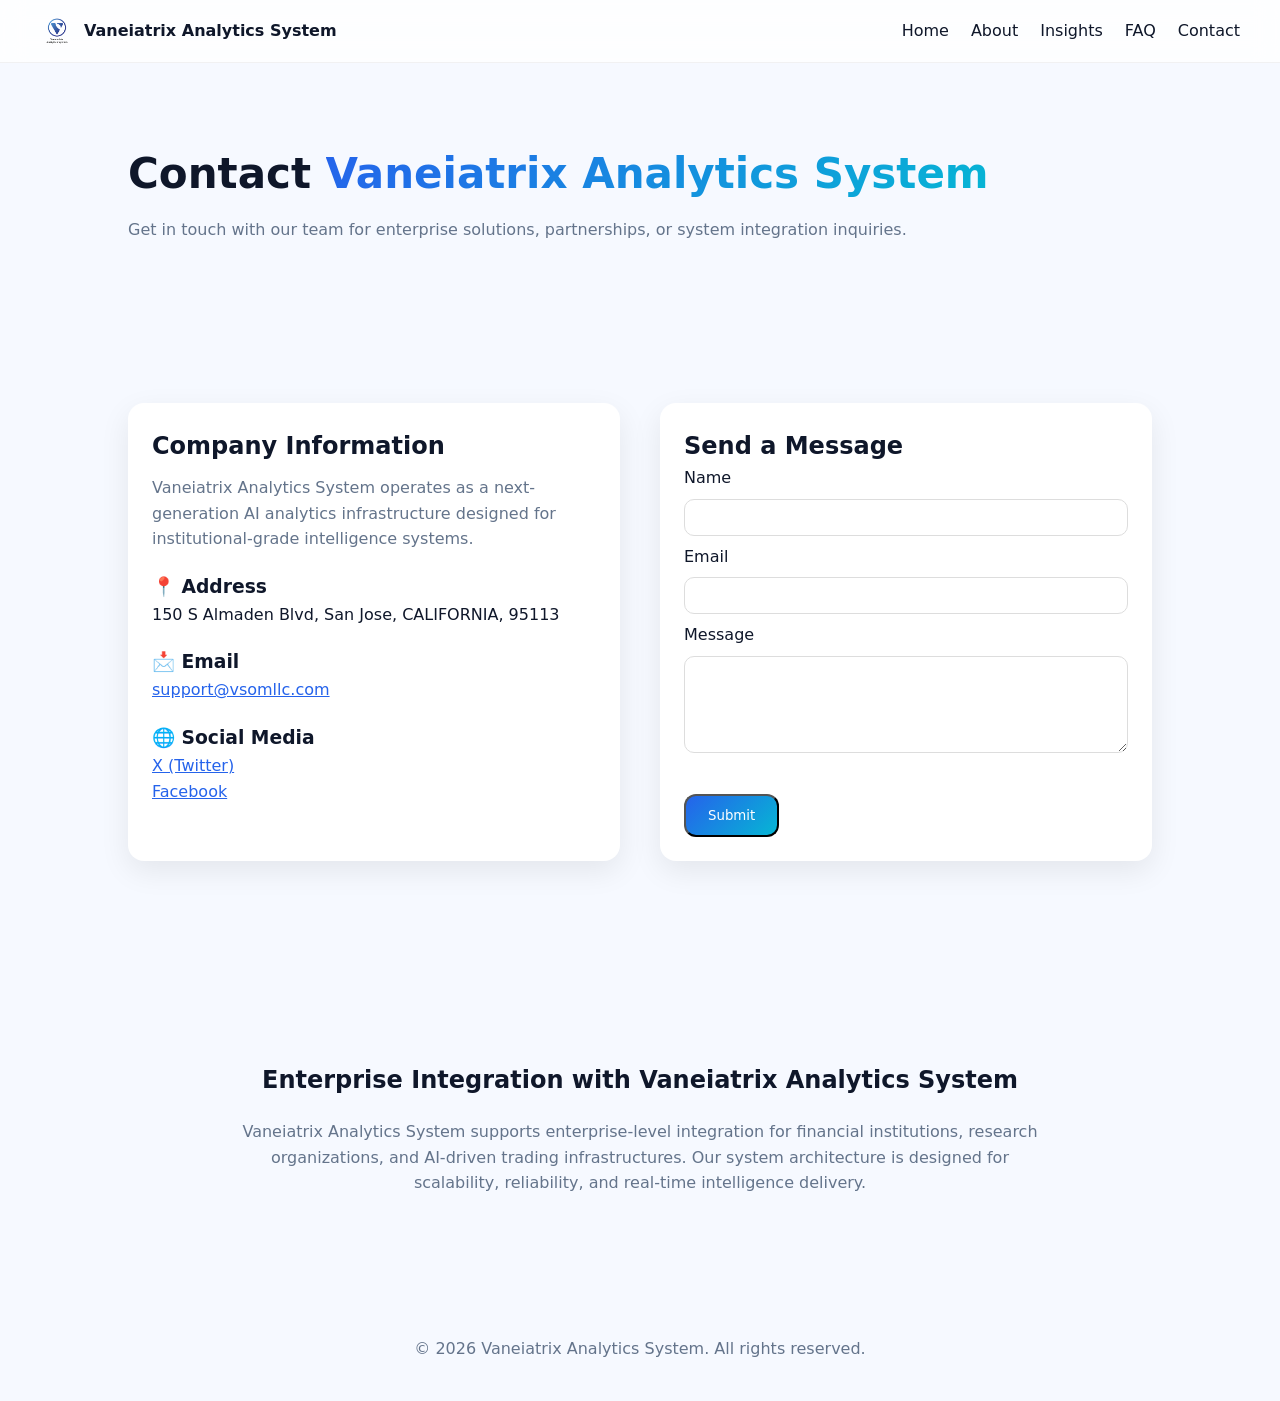
<file: contact.html>
<!DOCTYPE html>
<html lang="en">
<head>
  <meta charset="UTF-8">
  <title>Contact | Vaneiatrix Analytics System</title>
  <meta name="viewport" content="width=device-width, initial-scale=1.0">
  <link rel="stylesheet" href="css/style.css">
  <script defer src="js/main.js"></script>
</head>

<body>

<!-- ================= NAVBAR ================= -->
<nav class="navbar">
  <div class="logo">
    <img src="images/logomark.png" alt="Vaneiatrix Analytics System Logo">
    <span>Vaneiatrix Analytics System</span>
  </div>

  <ul>
    <li><a href="index.html">Home</a></li>
    <li><a href="about.html">About</a></li>
    <li><a href="insights.html">Insights</a></li>
    <li><a href="faq.html">FAQ</a></li>
    <li><a href="contact.html">Contact</a></li>
  </ul>
</nav>

<!-- ================= HEADER ================= -->
<section style="padding:140px 10% 40px;">
  <h1 style="font-size:42px;">
    Contact <span style="background:linear-gradient(135deg,#2563eb,#06b6d4);
    -webkit-background-clip:text;-webkit-text-fill-color:transparent;">
    Vaneiatrix Analytics System</span>
  </h1>

  <p style="color:#64748b;margin-top:10px;">
    Get in touch with our team for enterprise solutions, partnerships, or system integration inquiries.
  </p>
</section>

<!-- ================= CONTACT SECTION ================= -->
<section class="contact">

  <!-- LEFT INFO -->
  <div class="contact-box">

    <h2>Company Information</h2>

    <p style="margin-top:10px; color:#64748b;">
      Vaneiatrix Analytics System operates as a next-generation AI analytics infrastructure designed for institutional-grade intelligence systems.
    </p>

    <h3 style="margin-top:20px;">📍 Address</h3>
    <p>150 S Almaden Blvd, San Jose, CALIFORNIA, 95113</p>

    <h3 style="margin-top:20px;">📩 Email</h3>
    <p>
      <a href="mailto:support@vsomllc.com">support@vsomllc.com</a>
    </p>

    <h3 style="margin-top:20px;">🌐 Social Media</h3>
    <p>
      <a href="https://x.com/VaneMatrixNEWS" target="_blank">X (Twitter)</a><br>
      <a href="https://www.facebook.com/profile.php?id=61590286723807" target="_blank">Facebook</a>
    </p>

  </div>

  <!-- RIGHT FORM -->
  <div class="contact-box">

    <h2>Send a Message</h2>

    <form>

      <label>Name</label><br>
      <input type="text" style="width:100%;padding:10px;margin:8px 0;border-radius:10px;border:1px solid #ddd;">

      <label>Email</label><br>
      <input type="email" style="width:100%;padding:10px;margin:8px 0;border-radius:10px;border:1px solid #ddd;">

      <label>Message</label><br>
      <textarea rows="5" style="width:100%;padding:10px;margin:8px 0;border-radius:10px;border:1px solid #ddd;"></textarea>

      <button class="btn" type="button">Submit</button>

    </form>

  </div>

</section>

<!-- ================= GLOBAL INFO BLOCK ================= -->
<section style="padding:80px 10%; text-align:center;">

  <h2>Enterprise Integration with Vaneiatrix Analytics System</h2>

  <p style="color:#64748b; max-width:800px; margin:20px auto;">
    Vaneiatrix Analytics System supports enterprise-level integration for financial institutions, research organizations, and AI-driven trading infrastructures.
    Our system architecture is designed for scalability, reliability, and real-time intelligence delivery.
  </p>

</section>

<!-- ================= FOOTER ================= -->
<footer style="padding:40px 10%; text-align:center; color:#64748b;">
  © 2026 Vaneiatrix Analytics System. All rights reserved.
</footer>

</body>
</html>
</file>
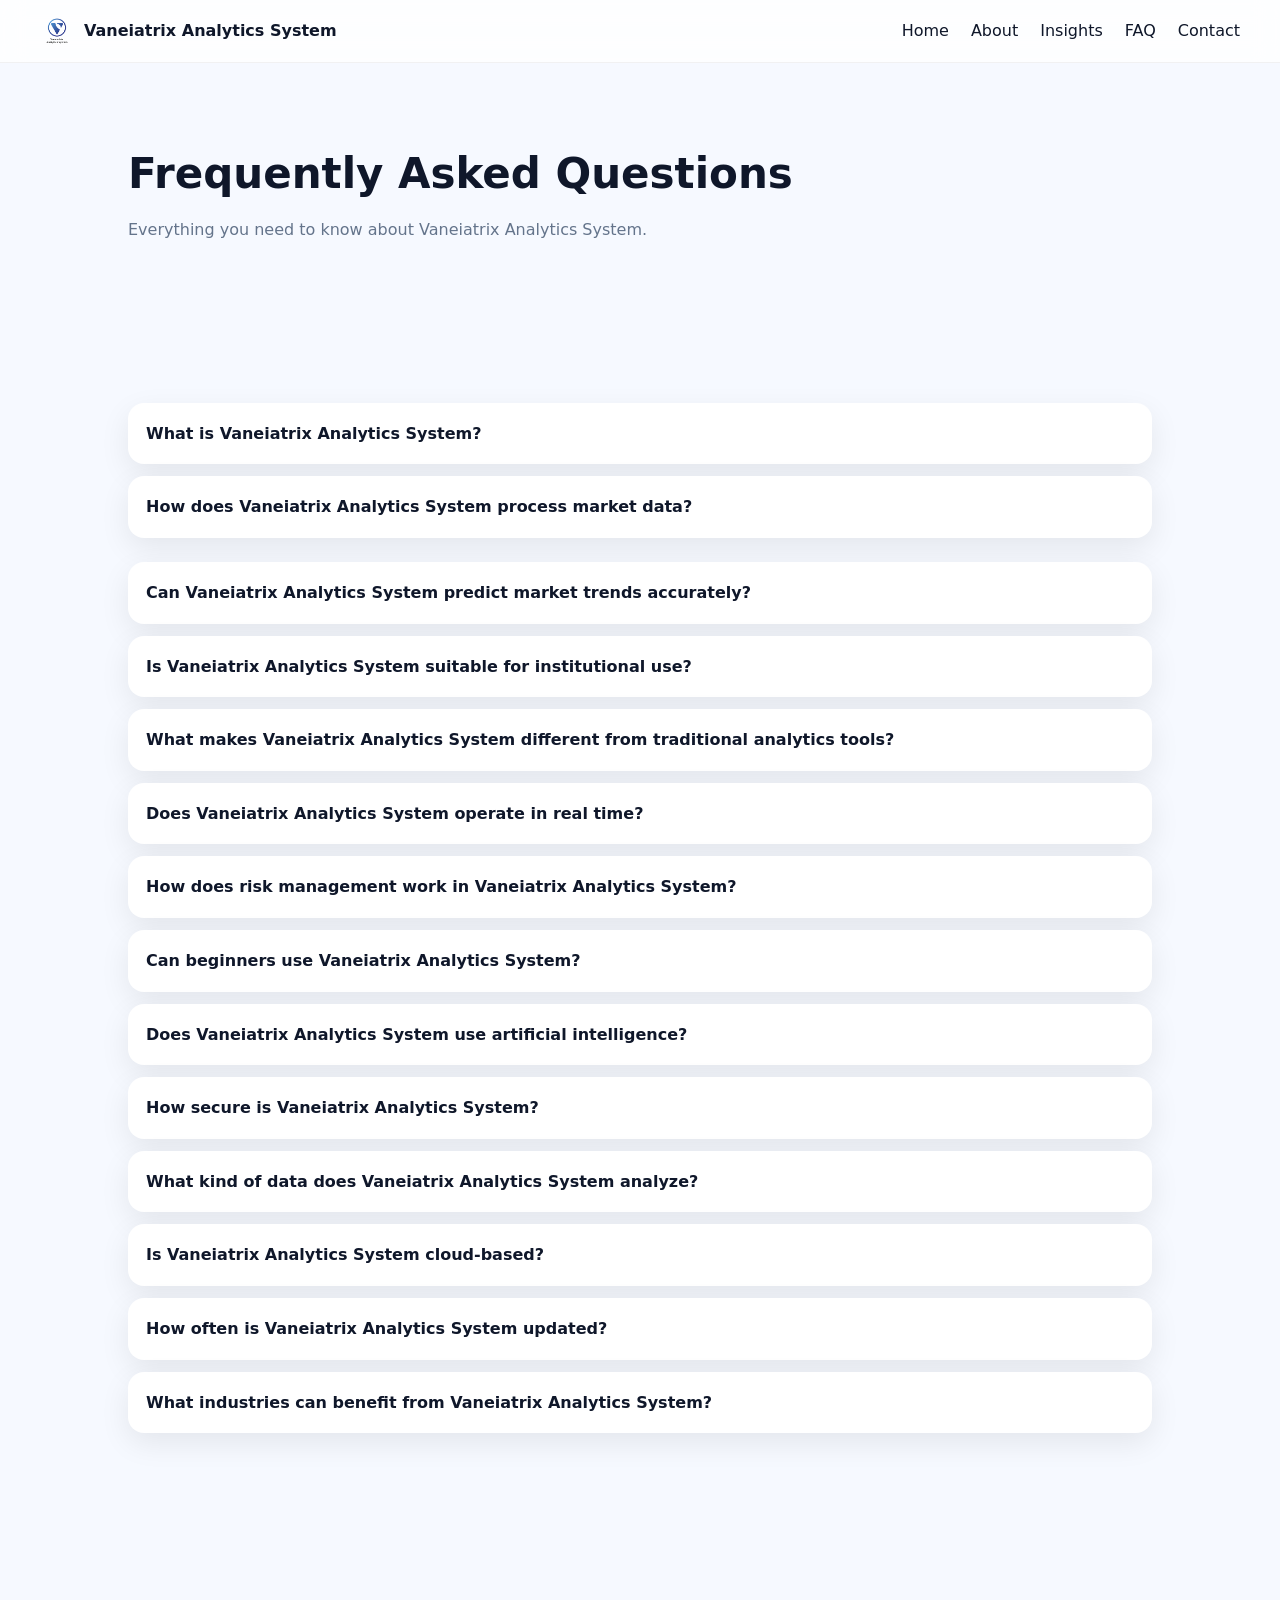
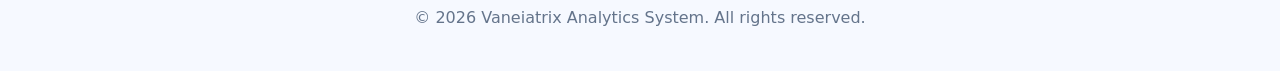
<file: faq.html>
<!DOCTYPE html>
<html lang="en">
<head>
  <meta charset="UTF-8">
  <title>FAQ | Vaneiatrix Analytics System</title>
  <meta name="viewport" content="width=device-width, initial-scale=1.0">
  <link rel="stylesheet" href="css/style.css">
  <script defer src="js/main.js"></script>
</head>

<body>

<!-- ================= NAVBAR ================= -->
<nav class="navbar">
  <div class="logo">
    <img src="images/logomark.png" alt="Vaneiatrix Analytics System Logo">
    <span>Vaneiatrix Analytics System</span>
  </div>

  <ul>
    <li><a href="index.html">Home</a></li>
    <li><a href="about.html">About</a></li>
    <li><a href="insights.html">Insights</a></li>
    <li><a href="faq.html">FAQ</a></li>
    <li><a href="contact.html">Contact</a></li>
  </ul>
</nav>

<!-- ================= HEADER ================= -->
<section style="padding:140px 10% 40px;">
  <h1 style="font-size:42px;">
    Frequently Asked Questions
  </h1>
  <p style="color:#64748b;margin-top:10px;">
    Everything you need to know about Vaneiatrix Analytics System.
  </p>
</section>

<!-- ================= FAQ ================= -->
<section class="faq-container">

  <!-- 1 -->
  <div class="faq-item">
    <div class="faq-question">What is Vaneiatrix Analytics System?</div>
    <div class="faq-answer">
      Vaneiatrix Analytics System is an advanced AI-driven analytics platform designed to process financial data and generate predictive insights using machine learning and real-time computation layers.
    </div>
  </div>

  <!-- 2 -->
  <div class="faq-item">
    <div class="faq-question">How does Vaneiatrix Analytics System process market data?</div>
    <div class="faq-answer">
      Vaneiatrix Analytics System processes market data through multi-layer neural networks that analyze price action, liquidity flow, and volatility patterns simultaneously.
    </div>
  </div>

  <!-- 3 -->
  <div class="faq-item">
    <div class="faq-answer">
      Vaneiatrix Analytics System uses adaptive machine learning models that continuously retrain based on incoming market signals and feedback loops.
    </div>
  </div>

  <!-- FIX STRUCTURE MISSING QUESTION -->
  <div class="faq-item">
    <div class="faq-question">Can Vaneiatrix Analytics System predict market trends accurately?</div>
    <div class="faq-answer">
      Vaneiatrix Analytics System does not guarantee predictions but enhances probability-based forecasting through statistical modeling and neural inference systems.
    </div>
  </div>

  <!-- 5 -->
  <div class="faq-item">
    <div class="faq-question">Is Vaneiatrix Analytics System suitable for institutional use?</div>
    <div class="faq-answer">
      Yes, Vaneiatrix Analytics System is designed for institutional environments requiring high-speed execution, scalability, and data accuracy.
    </div>
  </div>

  <!-- 6 -->
  <div class="faq-item">
    <div class="faq-question">What makes Vaneiatrix Analytics System different from traditional analytics tools?</div>
    <div class="faq-answer">
      Unlike traditional tools, Vaneiatrix Analytics System uses AI-driven adaptive intelligence rather than static indicators or rule-based logic.
    </div>
  </div>

  <!-- 7 -->
  <div class="faq-item">
    <div class="faq-question">Does Vaneiatrix Analytics System operate in real time?</div>
    <div class="faq-answer">
      Yes, Vaneiatrix Analytics System operates in real time with sub-millisecond latency data processing pipelines.
    </div>
  </div>

  <!-- 8 -->
  <div class="faq-item">
    <div class="faq-question">How does risk management work in Vaneiatrix Analytics System?</div>
    <div class="faq-answer">
      Vaneiatrix Analytics System includes a built-in risk engine that evaluates exposure levels and dynamically adjusts strategies to reduce downside risk.
    </div>
  </div>

  <!-- 9 -->
  <div class="faq-item">
    <div class="faq-question">Can beginners use Vaneiatrix Analytics System?</div>
    <div class="faq-answer">
      Vaneiatrix Analytics System is designed for scalable user levels, making it accessible for beginners while still powerful enough for professionals.
    </div>
  </div>

  <!-- 10 -->
  <div class="faq-item">
    <div class="faq-question">Does Vaneiatrix Analytics System use artificial intelligence?</div>
    <div class="faq-answer">
      Yes, Vaneiatrix Analytics System is fully powered by AI models including neural networks, reinforcement learning, and predictive analytics engines.
    </div>
  </div>

  <!-- 11 -->
  <div class="faq-item">
    <div class="faq-question">How secure is Vaneiatrix Analytics System?</div>
    <div class="faq-answer">
      Vaneiatrix Analytics System uses encrypted data pipelines and distributed security layers to ensure system integrity and protection.
    </div>
  </div>

  <!-- 12 -->
  <div class="faq-item">
    <div class="faq-question">What kind of data does Vaneiatrix Analytics System analyze?</div>
    <div class="faq-answer">
      Vaneiatrix Analytics System analyzes financial market data including price history, volatility indexes, and liquidity behavior.
    </div>
  </div>

  <!-- 13 -->
  <div class="faq-item">
    <div class="faq-question">Is Vaneiatrix Analytics System cloud-based?</div>
    <div class="faq-answer">
      Yes, Vaneiatrix Analytics System operates on a distributed cloud infrastructure for scalability and real-time performance.
    </div>
  </div>

  <!-- 14 -->
  <div class="faq-item">
    <div class="faq-question">How often is Vaneiatrix Analytics System updated?</div>
    <div class="faq-answer">
      Vaneiatrix Analytics System is continuously updated through automated model retraining and system optimization cycles.
    </div>
  </div>

  <!-- 15 -->
  <div class="faq-item">
    <div class="faq-question">What industries can benefit from Vaneiatrix Analytics System?</div>
    <div class="faq-answer">
      Vaneiatrix Analytics System can be applied in finance, trading, risk analysis, and any data-intensive predictive modeling industry.
    </div>
  </div>

</section>

<!-- ================= FOOTER ================= -->
<footer style="padding:40px 10%; text-align:center; color:#64748b;">
  © 2026 Vaneiatrix Analytics System. All rights reserved.
</footer>

</body>
</html>
</file>
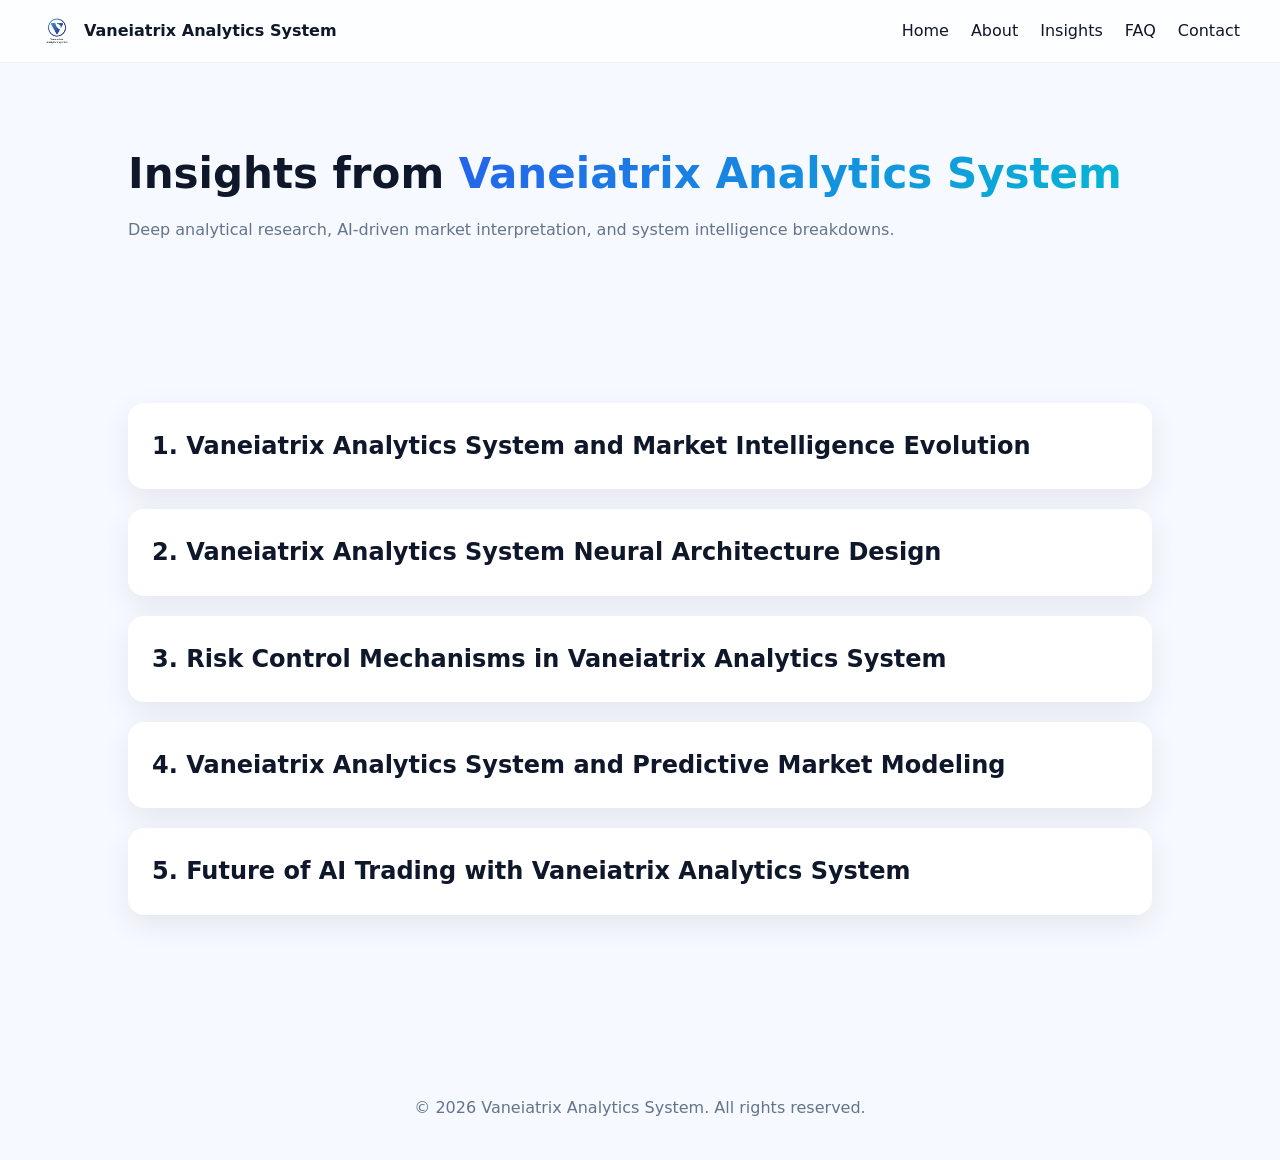
<file: insights.html>
<!DOCTYPE html>
<html lang="en">
<head>
  <meta charset="UTF-8">
  <title>Insights | Vaneiatrix Analytics System</title>
  <meta name="viewport" content="width=device-width, initial-scale=1.0">
  <link rel="stylesheet" href="css/style.css">
  <script defer src="js/main.js"></script>
</head>

<body>

<!-- ================= NAVBAR ================= -->
<nav class="navbar">
  <div class="logo">
    <img src="images/logomark.png" alt="Vaneiatrix Analytics System Logo">
    <span>Vaneiatrix Analytics System</span>
  </div>

  <ul>
    <li><a href="index.html">Home</a></li>
    <li><a href="about.html">About</a></li>
    <li><a href="insights.html">Insights</a></li>
    <li><a href="faq.html">FAQ</a></li>
    <li><a href="contact.html">Contact</a></li>
  </ul>
</nav>

<!-- ================= PAGE HEADER ================= -->
<section style="padding:140px 10% 40px;">
  <h1 style="font-size:42px;">
    Insights from <span style="background:linear-gradient(135deg,#2563eb,#06b6d4);
    -webkit-background-clip:text;-webkit-text-fill-color:transparent;">
    Vaneiatrix Analytics System</span>
  </h1>
  <p style="color:#64748b;margin-top:10px;">
    Deep analytical research, AI-driven market interpretation, and system intelligence breakdowns.
  </p>
</section>

<!-- ================= BLOG LIST ================= -->
<section class="blog-container">

  <!-- BLOG CARD 1 -->
  <div class="blog-card" onclick="toggleBlog(this)">
    <h2>1. Vaneiatrix Analytics System and Market Intelligence Evolution</h2>

    <div class="blog-content">
      <p>
        Vaneiatrix Analytics System represents a major shift in how modern financial intelligence is constructed.
        Unlike traditional analytical tools that rely on static indicators, this system dynamically interprets evolving market structures through adaptive machine learning frameworks.
        The foundation of Vaneiatrix Analytics System is built upon multi-dimensional signal processing, allowing it to analyze not only price movement but also behavioral liquidity flows.
      </p>

      <p>
        Over time, markets have become increasingly algorithm-driven. Vaneiatrix Analytics System responds to this evolution by integrating reinforcement learning loops that continuously adjust prediction parameters.
        This enables the system to refine its understanding of volatility clusters and macroeconomic influence zones.
      </p>

      <p>
        The core advantage of Vaneiatrix Analytics System lies in its ability to transform raw market data into structured intelligence layers, which can then be used for strategic decision-making across institutional environments.
      </p>
    </div>
  </div>

  <!-- BLOG 2 -->
  <div class="blog-card" onclick="toggleBlog(this)">
    <h2>2. Vaneiatrix Analytics System Neural Architecture Design</h2>
    <div class="blog-content">
      <p>
        The architecture of Vaneiatrix Analytics System is built on distributed neural computation modules designed for high-frequency financial environments.
        Each module processes segmented data streams that represent different layers of market behavior.
      </p>

      <p>
        These neural layers operate in parallel, allowing Vaneiatrix Analytics System to reduce latency while increasing predictive depth.
        This architecture enables real-time adaptation to sudden liquidity shifts and volatility spikes.
      </p>

      <p>
        Unlike conventional systems, Vaneiatrix Analytics System does not rely on single-model forecasting.
        Instead, it aggregates multiple AI inference engines to produce consensus-based predictive outputs.
      </p>
    </div>
  </div>

  <!-- BLOG 3 -->
  <div class="blog-card" onclick="toggleBlog(this)">
    <h2>3. Risk Control Mechanisms in Vaneiatrix Analytics System</h2>
    <div class="blog-content">
      <p>
        Risk management is a fundamental pillar of Vaneiatrix Analytics System.
        The system continuously evaluates exposure levels across multiple simulated portfolio structures.
      </p>

      <p>
        Through probabilistic modeling, Vaneiatrix Analytics System identifies potential downside scenarios before they materialize in live markets.
        This allows for preemptive risk adjustment strategies.
      </p>

      <p>
        The risk engine embedded within Vaneiatrix Analytics System ensures that capital preservation is prioritized alongside growth optimization.
      </p>
    </div>
  </div>

  <!-- BLOG 4 -->
  <div class="blog-card" onclick="toggleBlog(this)">
    <h2>4. Vaneiatrix Analytics System and Predictive Market Modeling</h2>
    <div class="blog-content">
      <p>
        Predictive modeling in Vaneiatrix Analytics System is achieved through layered time-series forecasting combined with deep learning inference.
      </p>

      <p>
        The system identifies recurring micro-patterns within historical datasets and aligns them with current market structures.
        This hybrid approach enhances prediction stability even under volatile conditions.
      </p>

      <p>
        Vaneiatrix Analytics System continuously recalibrates its predictive weights based on real-time feedback loops.
      </p>
    </div>
  </div>

  <!-- BLOG 5 -->
  <div class="blog-card" onclick="toggleBlog(this)">
    <h2>5. Future of AI Trading with Vaneiatrix Analytics System</h2>
    <div class="blog-content">
      <p>
        The future of financial analytics is deeply tied to artificial intelligence systems like Vaneiatrix Analytics System.
        As markets evolve, human-only interpretation becomes insufficient for high-speed decision environments.
      </p>

      <p>
        Vaneiatrix Analytics System introduces a new paradigm where decision-making is supported by autonomous intelligence layers capable of continuous learning.
      </p>

      <p>
        This shift marks the transition from reactive analysis to proactive market intelligence generation.
      </p>
    </div>
  </div>

</section>

<!-- ================= FOOTER ================= -->
<footer style="padding:40px 10%; text-align:center; color:#64748b;">
  © 2026 Vaneiatrix Analytics System. All rights reserved.
</footer>

</body>
</html>
</file>
<file: css/style.css>
/* =========================
   Vaneiatrix Analytics System
   Global Design System
========================= */

:root {
  --bg: #f6f9ff;
  --card: #ffffff;
  --text: #0f172a;
  --muted: #64748b;

  --primary: #2563eb;
  --secondary: #06b6d4;
  --accent: #8b5cf6;

  --gradient: linear-gradient(135deg, #2563eb, #06b6d4);

  --shadow: 0 10px 30px rgba(0,0,0,0.08);
  --shadow-hover: 0 20px 50px rgba(0,0,0,0.12);

  --radius: 16px;
}

* {
  margin: 0;
  padding: 0;
  box-sizing: border-box;
  font-family: "Inter", system-ui, -apple-system, sans-serif;
}

body {
  background: var(--bg);
  color: var(--text);
  line-height: 1.6;
}

/* =========================
   NAVBAR
========================= */

.navbar {
  position: fixed;
  top: 0;
  width: 100%;
  background: rgba(255,255,255,0.8);
  backdrop-filter: blur(12px);
  display: flex;
  justify-content: space-between;
  align-items: center;
  padding: 14px 40px;
  z-index: 999;
  border-bottom: 1px solid rgba(0,0,0,0.05);
}

.navbar .logo {
  display: flex;
  align-items: center;
  gap: 10px;
  font-weight: 700;
}

.navbar .logo img {
  width: 34px;
  height: 34px;
}

.navbar ul {
  display: flex;
  gap: 22px;
  list-style: none;
}

.navbar ul li a {
  text-decoration: none;
  color: var(--text);
  font-weight: 500;
  transition: 0.3s;
}

.navbar ul li a:hover {
  color: var(--primary);
}

/* =========================
   HERO
========================= */

.hero {
  padding: 140px 10% 80px;
  display: grid;
  grid-template-columns: 1fr 1fr;
  gap: 60px;
  align-items: center;
}

.hero h1 {
  font-size: 48px;
  line-height: 1.2;
}

.hero h1 span {
  background: var(--gradient);
  -webkit-background-clip: text;
  -webkit-text-fill-color: transparent;
}

.hero p {
  margin-top: 20px;
  color: var(--muted);
  font-size: 18px;
}

.btn {
  margin-top: 25px;
  display: inline-block;
  padding: 12px 22px;
  border-radius: 12px;
  background: var(--gradient);
  color: white;
  text-decoration: none;
  transition: 0.3s;
}

.btn:hover {
  transform: translateY(-2px);
  box-shadow: var(--shadow-hover);
}

/* =========================
   CARDS
========================= */

.grid {
  display: grid;
  grid-template-columns: repeat(3, 1fr);
  gap: 20px;
  padding: 60px 10%;
}

.card {
  background: var(--card);
  padding: 22px;
  border-radius: var(--radius);
  box-shadow: var(--shadow);
  transition: 0.3s;
}

.card:hover {
  transform: translateY(-6px);
  box-shadow: var(--shadow-hover);
}

.card h3 {
  margin-bottom: 10px;
}

/* =========================
   BLOG / INSIGHTS
========================= */

.blog-container {
  padding: 120px 10%;
}

.blog-card {
  background: white;
  padding: 24px;
  margin-bottom: 20px;
  border-radius: var(--radius);
  box-shadow: var(--shadow);
  cursor: pointer;
  transition: 0.3s;
}

.blog-card:hover {
  transform: translateY(-4px);
}

.blog-content {
  display: none;
  margin-top: 20px;
  color: var(--muted);
}

.blog-card.active .blog-content {
  display: block;
}

/* =========================
   FAQ ACCORDION
========================= */

.faq-container {
  padding: 120px 10%;
}

.faq-item {
  background: white;
  margin-bottom: 12px;
  border-radius: var(--radius);
  box-shadow: var(--shadow);
  overflow: hidden;
}

.faq-question {
  padding: 18px;
  cursor: pointer;
  font-weight: 600;
  display: flex;
  justify-content: space-between;
}

.faq-answer {
  max-height: 0;
  overflow: hidden;
  transition: 0.3s ease;
  padding: 0 18px;
  color: var(--muted);
}

.faq-item.active .faq-answer {
  max-height: 200px;
  padding: 18px;
}

/* =========================
   CONTACT
========================= */

.contact {
  padding: 120px 10%;
  display: grid;
  grid-template-columns: 1fr 1fr;
  gap: 40px;
}

.contact-box {
  background: white;
  padding: 24px;
  border-radius: var(--radius);
  box-shadow: var(--shadow);
}

a {
  color: var(--primary);
}

/* =========================
   ANIMATION
========================= */

.fade-in {
  animation: fadeIn 0.8s ease forwards;
}

@keyframes fadeIn {
  from { opacity: 0; transform: translateY(10px); }
  to { opacity: 1; transform: translateY(0); }
}
</file>
